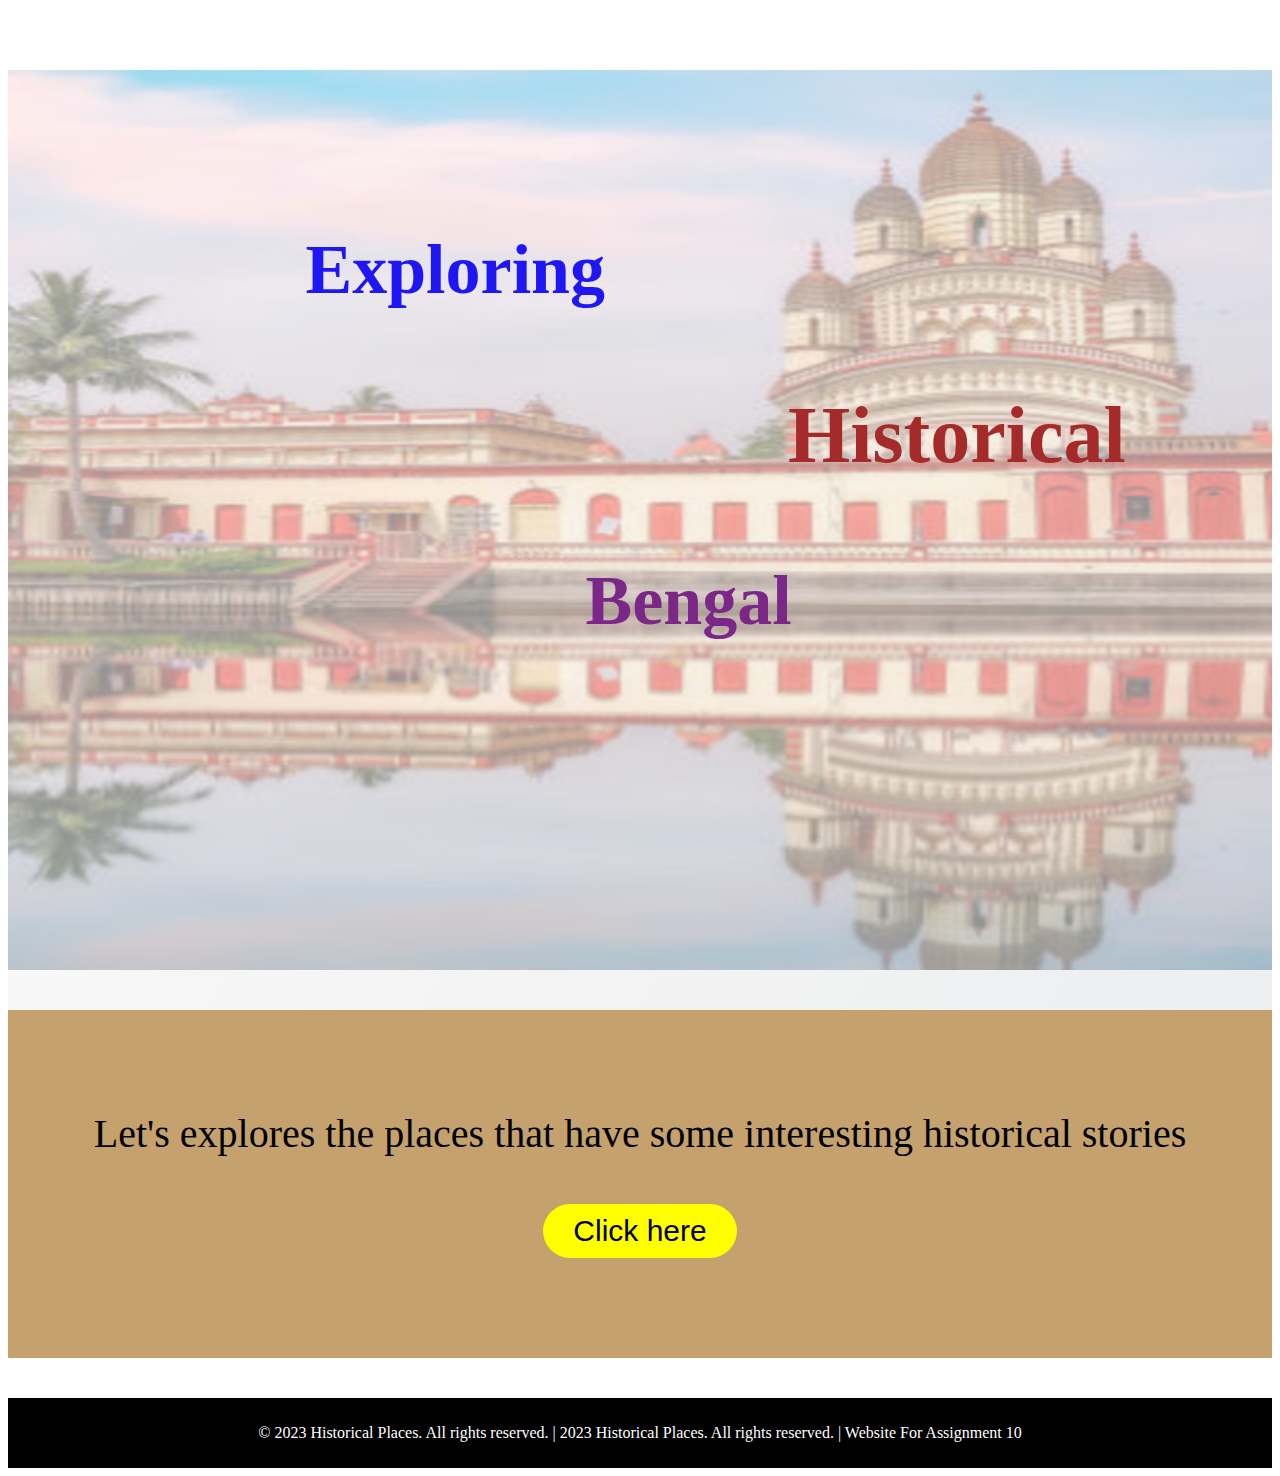
<file: index.html>
<!DOCTYPE html>
<html>
<head>
    <title>Bengal</title>
</head>
<body>
    
    <style>
        .container {
  background-image: url('landing_new.png');
  background-size: cover;
  background-position: center;
  position: relative;
  width: 100%;
  height: 100vh;
}

.container::before {
  content: "";
  opacity: 0.4;
  position: absolute;
  top: 0;
  left: 0;
  width: 50%;
  height: 100%;
  z-index: -1;
}

.exploring {
    text-align: centre;
    color: rgba(27, 20, 243, 0.988);
    font-weight: bold;
    font-size: 70px;
    font-family: Snell Roundhand, cursive;
}
.historical {
    text-align: centre;
    color: brown;
    font-weight: bold;
    font-size: 80px;
}
.bengal {
    text-align: centre;
    color: #7b2788;
    font-weight: bold;
    font-size: 70px;
    font-family: Snell Roundhand, cursive;
}

.link {
    background-color: rgb(196, 161, 109);
}

.explore {
    background-color: rgb(196, 161, 109);
    padding-top: 100px;
    padding-bottom: 100px;
    text-align: center;
    font-size: 40px;

}

.click {
    background-color: yellow;
    text-align: center;
    font-size: 30px;
    padding-top: 10px;
    padding-left: 30px;
    padding-right: 30px;
    padding-bottom: 10px;
    border: none;
    border-radius: 40px;
}
.click:hover {
    background-color: rgb(230, 245, 246);
    text-align: center;
    opacity: 0.5;
    font-size: 30px;
    padding-top: 10px;
    padding-left: 30px;
    padding-right: 30px;
    padding-bottom: 10px;
    border: none;
    border-radius: 40px;
    cursor: pointer;
    text-decoration: underline;
}

.footer {
    background-color: black;
    color: white;
    text-align: center;
    padding-top: 10px;
    padding-bottom: 10px;
}

.main {
    background-image: linear-gradient(120deg, #fdfbfb 0%, #ebedee 100%);
}
    </style>
    <main class="main">
  <div class="container">
    <h1><p class="exploring"><br>
        <br>
       
        &nbsp;&nbsp;&nbsp;&nbsp;&nbsp;&nbsp;&nbsp;&nbsp;&nbsp;&nbsp;&nbsp;&nbsp;&nbsp;&nbsp;&nbsp;&nbsp;
        Exploring
        </p>
        <p class="historical">
            
        &nbsp;&nbsp;&nbsp;&nbsp;   
        &nbsp;&nbsp;&nbsp;&nbsp;&nbsp;&nbsp;&nbsp;&nbsp;&nbsp;&nbsp;&nbsp;&nbsp;
        &nbsp;&nbsp;&nbsp;&nbsp;&nbsp;&nbsp;&nbsp;&nbsp;&nbsp;&nbsp;&nbsp;&nbsp;&nbsp;&nbsp;&nbsp;&nbsp;&nbsp;&nbsp;&nbsp;&nbsp;
            Historical
        </p>
        <p class="bengal">
            &nbsp;&nbsp;&nbsp;&nbsp;&nbsp;&nbsp;
        &nbsp;&nbsp;&nbsp;&nbsp;&nbsp;&nbsp;&nbsp;&nbsp;&nbsp;&nbsp;&nbsp;&nbsp;
        &nbsp;&nbsp;&nbsp;&nbsp;&nbsp;&nbsp;&nbsp;&nbsp;&nbsp;&nbsp;&nbsp;&nbsp;
            Bengal
        </p>
    </h1>
  </div class="link">
        
        <p class="explore">Let's explores the places that have some interesting historical stories
            <br>
            <br>
            <a href="page2.html"> 
                <button class="click">Click here</button></a>
        </p>
  
  </div>
</main>
  <footer class="footer">
    <p>&copy; 2023 Historical Places. All rights reserved. | 2023 Historical Places. All rights reserved. | Website For Assignment 10</p>
  </footer>
</body>
</html>
</file>
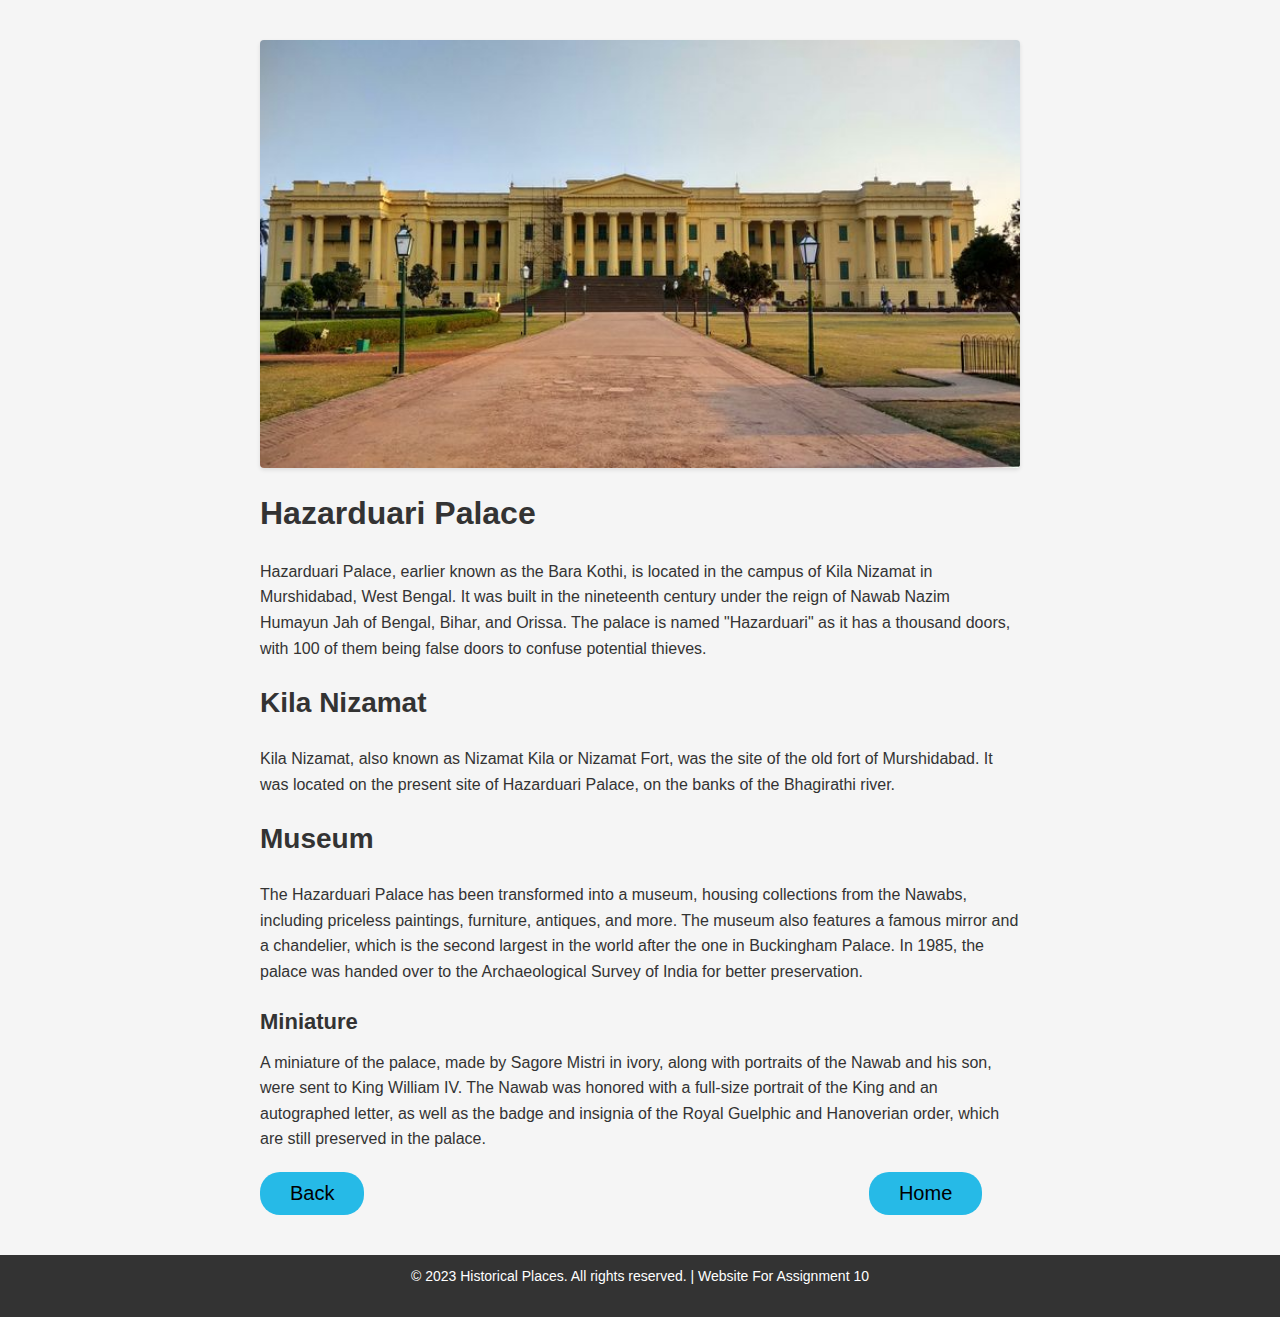
<file: hazar_duari.html>
<!DOCTYPE html>
<html lang="en">
<head>
  <meta charset="UTF-8">
  <meta name="viewport" content="width=device-width, initial-scale=1.0">
  <title>Hazarduari Palace</title>
  <link rel="stylesheet" href="styles.css">
  <style>
    img {
      width: 100%;
      height: auto;
      max-width: 1080px;
      max-height: 720px;
    }
  </style>
</head>
<body>


  <main>
    <section>
      <img src="hazar_duari.jpg" alt="Hazarduari Palace">
      <h1>Hazarduari Palace</h1>
      <p>Hazarduari Palace, earlier known as the Bara Kothi, is located in the campus of Kila Nizamat in Murshidabad, West Bengal. It was built in the nineteenth century under the reign of Nawab Nazim Humayun Jah of Bengal, Bihar, and Orissa. The palace is named "Hazarduari" as it has a thousand doors, with 100 of them being false doors to confuse potential thieves.</p>

      <h2>Kila Nizamat</h2>
      <p>Kila Nizamat, also known as Nizamat Kila or Nizamat Fort, was the site of the old fort of Murshidabad. It was located on the present site of Hazarduari Palace, on the banks of the Bhagirathi river.</p>

      <h2>Museum</h2>
      <p>The Hazarduari Palace has been transformed into a museum, housing collections from the Nawabs, including priceless paintings, furniture, antiques, and more. The museum also features a famous mirror and a chandelier, which is the second largest in the world after the one in Buckingham Palace. In 1985, the palace was handed over to the Archaeological Survey of India for better preservation.</p>

      <h3>Miniature</h3>
      <p>A miniature of the palace, made by Sagore Mistri in ivory, along with portraits of the Nawab and his son, were sent to King William IV. The Nawab was honored with a full-size portrait of the King and an autographed letter, as well as the badge and insignia of the Royal Guelphic and Hanoverian order, which are still preserved in the palace.</p>
    </section>

    <a href="page2_new.html"><button class="back">Back</button></a>
    <a href="landing.html"><button class="home">Home</button></a>
  </main>

  <footer>
    <p>&copy; 2023 Historical Places. All rights reserved. | Website For Assignment 10</p>
  </footer>
</body>
</html>
</file>
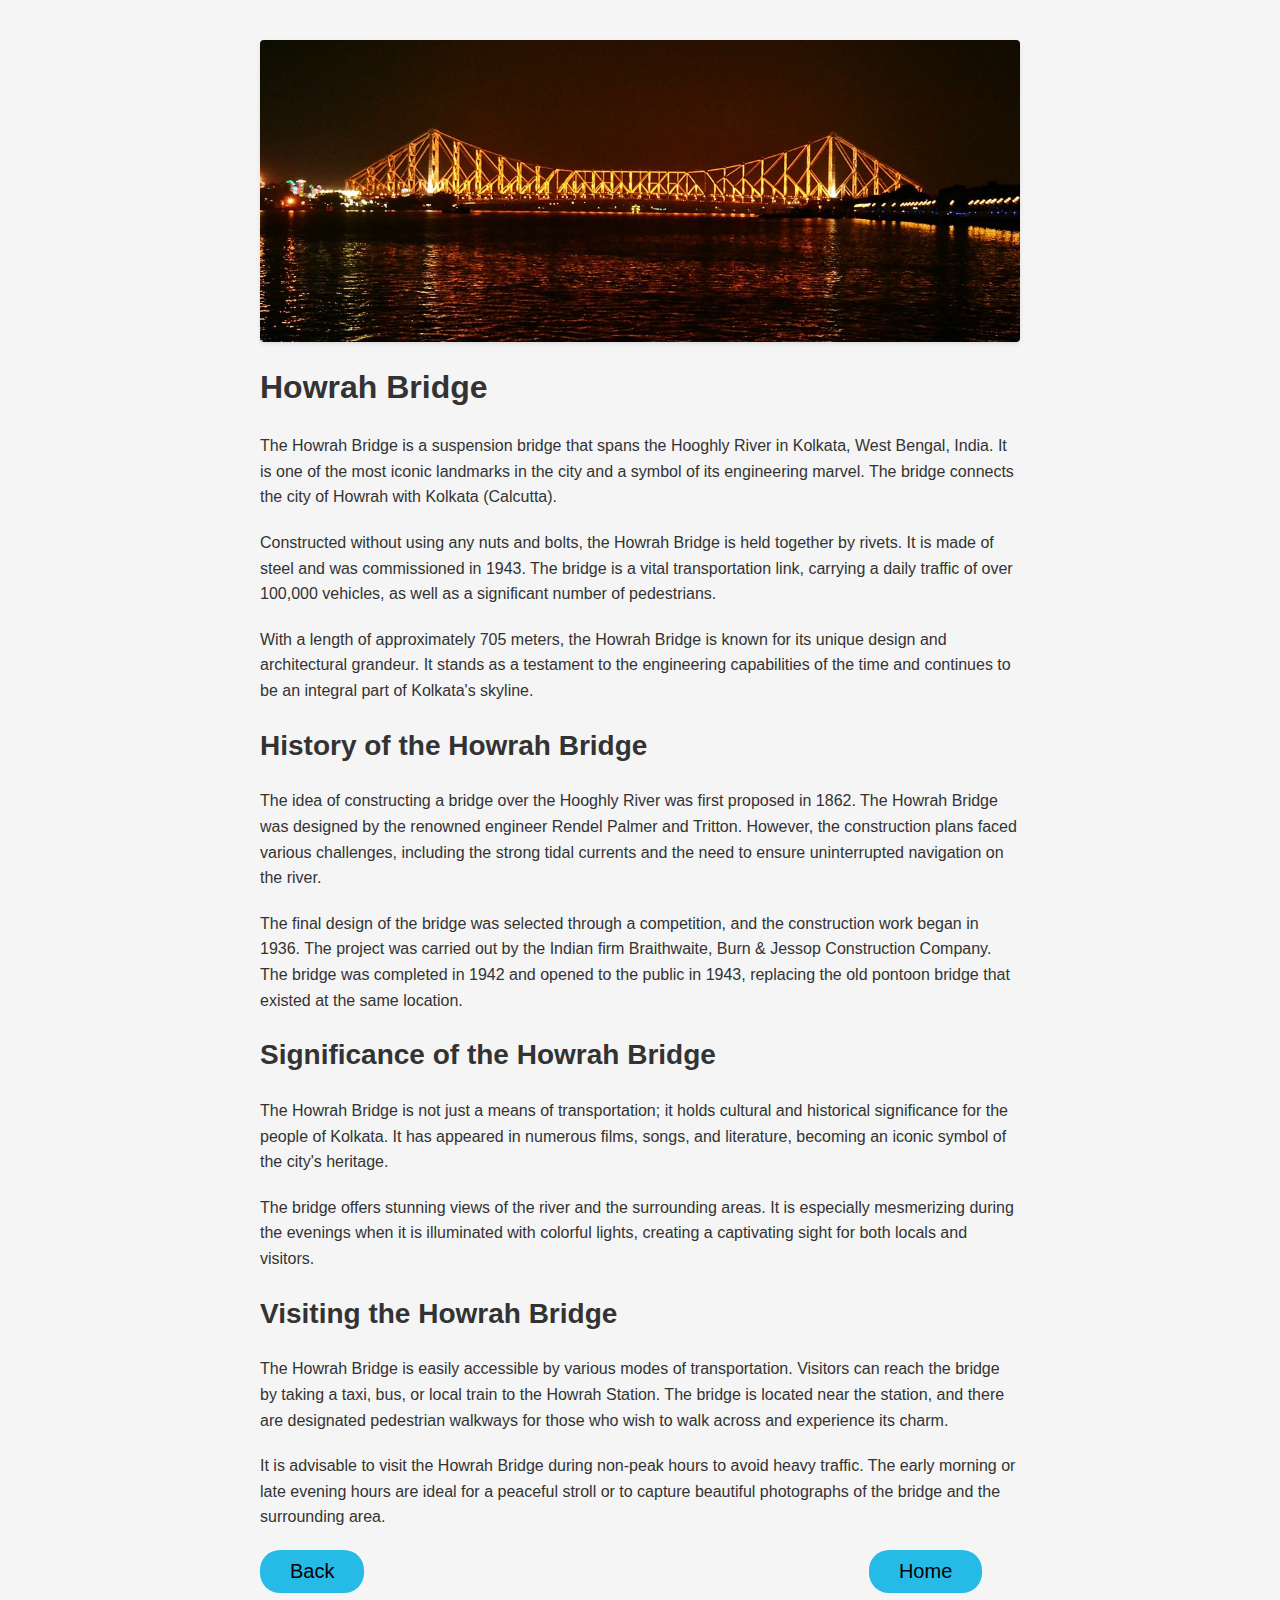
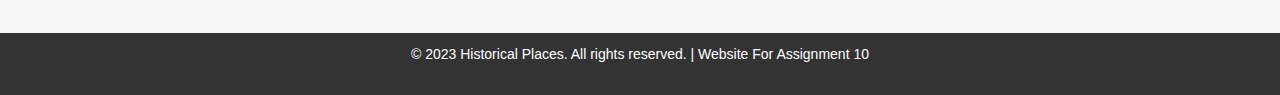
<file: howrah_bridge.html>
<!DOCTYPE html>
<html lang="en">
<head>
  <meta charset="UTF-8">
  <meta name="viewport" content="width=device-width, initial-scale=1.0">
  <title>Howrah Bridge</title>
  <link rel="stylesheet" href="styles.css">
  <style>
    img {
      width: 100%;
      height: auto;
      max-width: 1080px;
      max-height: 720px;
    }
  </style>
</head>
<body>


  <main>
    <section>
      <img src="howrah_bridge.jpg" alt="Howrah Bridge">
      <h1>Howrah Bridge</h1>
      <p>The Howrah Bridge is a suspension bridge that spans the Hooghly River in Kolkata, West Bengal, India. It is one of the most iconic landmarks in the city and a symbol of its engineering marvel. The bridge connects the city of Howrah with Kolkata (Calcutta).</p>
      <p>Constructed without using any nuts and bolts, the Howrah Bridge is held together by rivets. It is made of steel and was commissioned in 1943. The bridge is a vital transportation link, carrying a daily traffic of over 100,000 vehicles, as well as a significant number of pedestrians.</p>
      <p>With a length of approximately 705 meters, the Howrah Bridge is known for its unique design and architectural grandeur. It stands as a testament to the engineering capabilities of the time and continues to be an integral part of Kolkata's skyline.</p>

      <h2>History of the Howrah Bridge</h2>
      <p>The idea of constructing a bridge over the Hooghly River was first proposed in 1862. The Howrah Bridge was designed by the renowned engineer Rendel Palmer and Tritton. However, the construction plans faced various challenges, including the strong tidal currents and the need to ensure uninterrupted navigation on the river.</p>
      <p>The final design of the bridge was selected through a competition, and the construction work began in 1936. The project was carried out by the Indian firm Braithwaite, Burn & Jessop Construction Company. The bridge was completed in 1942 and opened to the public in 1943, replacing the old pontoon bridge that existed at the same location.</p>

      <h2>Significance of the Howrah Bridge</h2>
      <p>The Howrah Bridge is not just a means of transportation; it holds cultural and historical significance for the people of Kolkata. It has appeared in numerous films, songs, and literature, becoming an iconic symbol of the city's heritage.</p>
      <p>The bridge offers stunning views of the river and the surrounding areas. It is especially mesmerizing during the evenings when it is illuminated with colorful lights, creating a captivating sight for both locals and visitors.</p>

      <h2>Visiting the Howrah Bridge</h2>
      <p>The Howrah Bridge is easily accessible by various modes of transportation. Visitors can reach the bridge by taking a taxi, bus, or local train to the Howrah Station. The bridge is located near the station, and there are designated pedestrian walkways for those who wish to walk across and experience its charm.</p>
      <p>It is advisable to visit the Howrah Bridge during non-peak hours to avoid heavy traffic. The early morning or late evening hours are ideal for a peaceful stroll or to capture beautiful photographs of the bridge and the surrounding area.</p>
    </section>
    <a href="page2_new.html"><button class="back">Back</button></a>
    <a href="landing.html"><button class="home">Home</button></a>
  </main>

  <footer>
    <p>&copy; 2023 Historical Places. All rights reserved. | Website For Assignment 10</p>
  </footer>
</body>
</html>
</file>
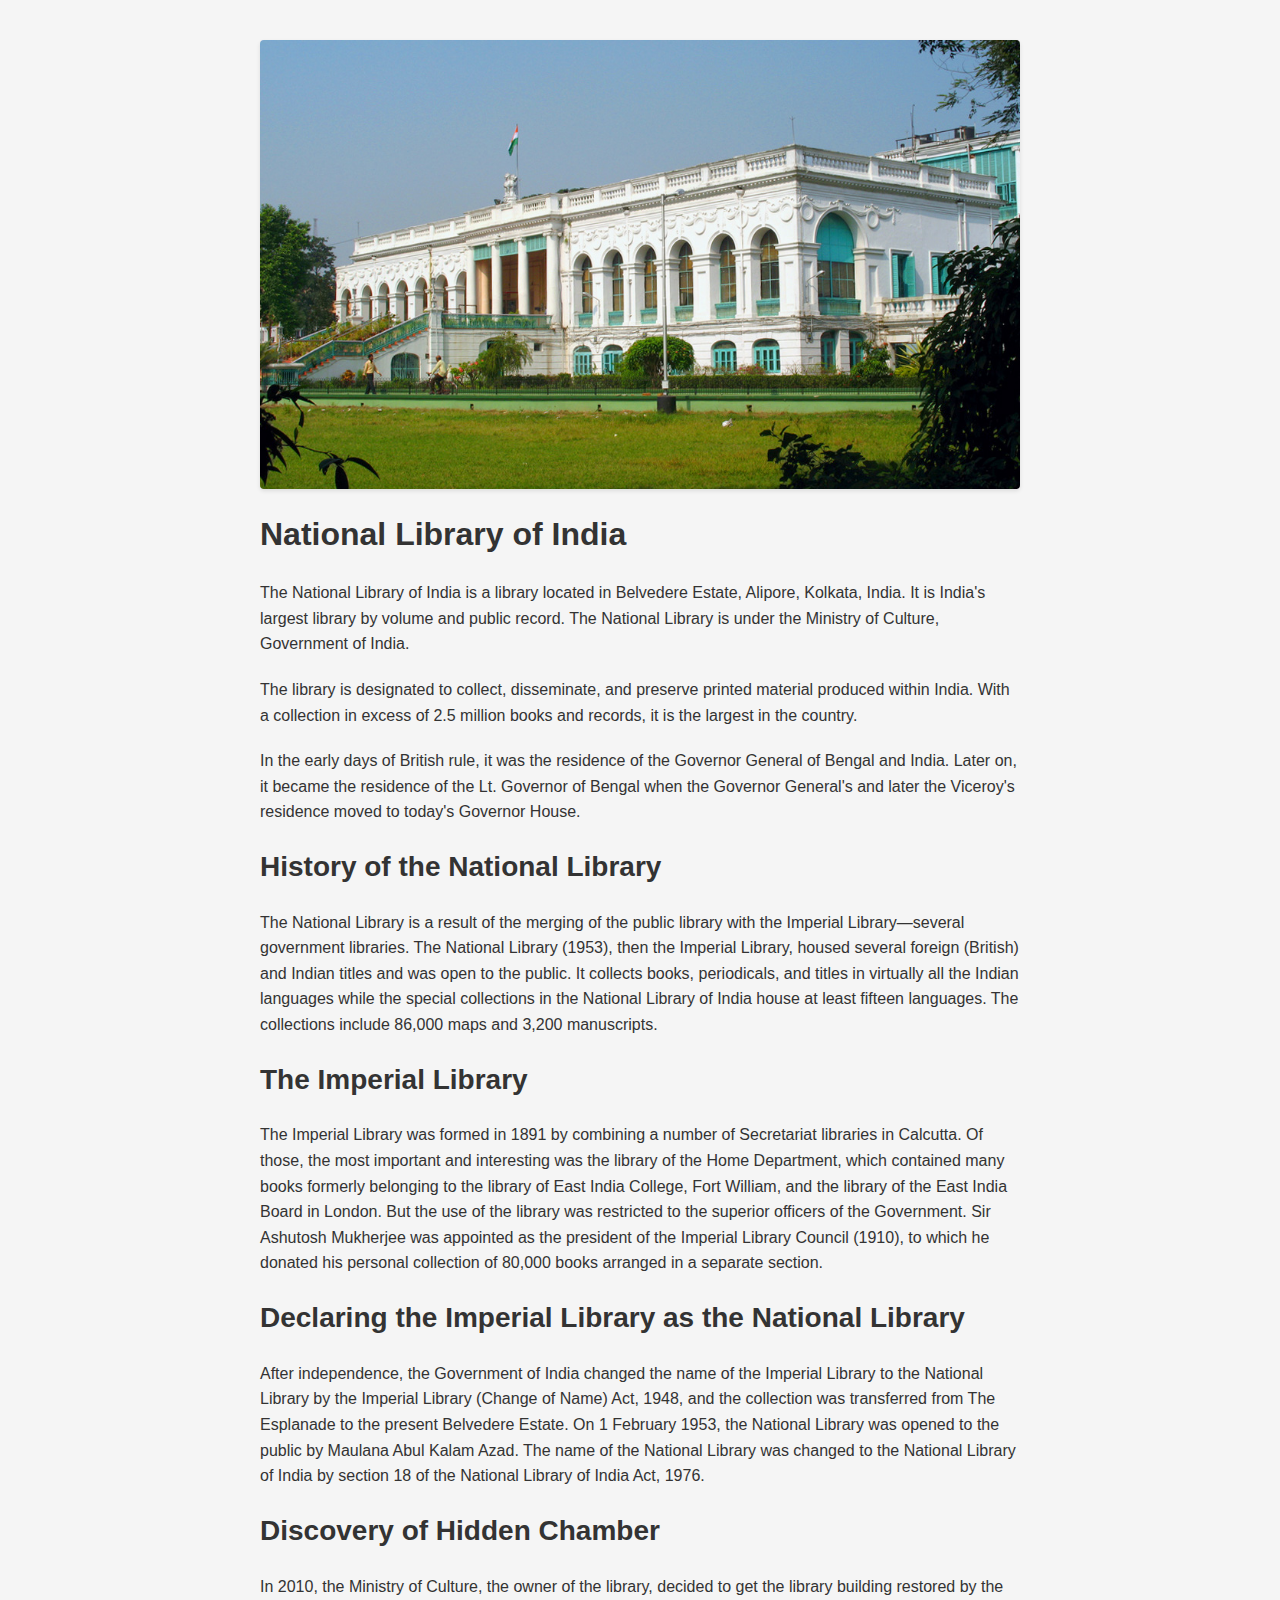
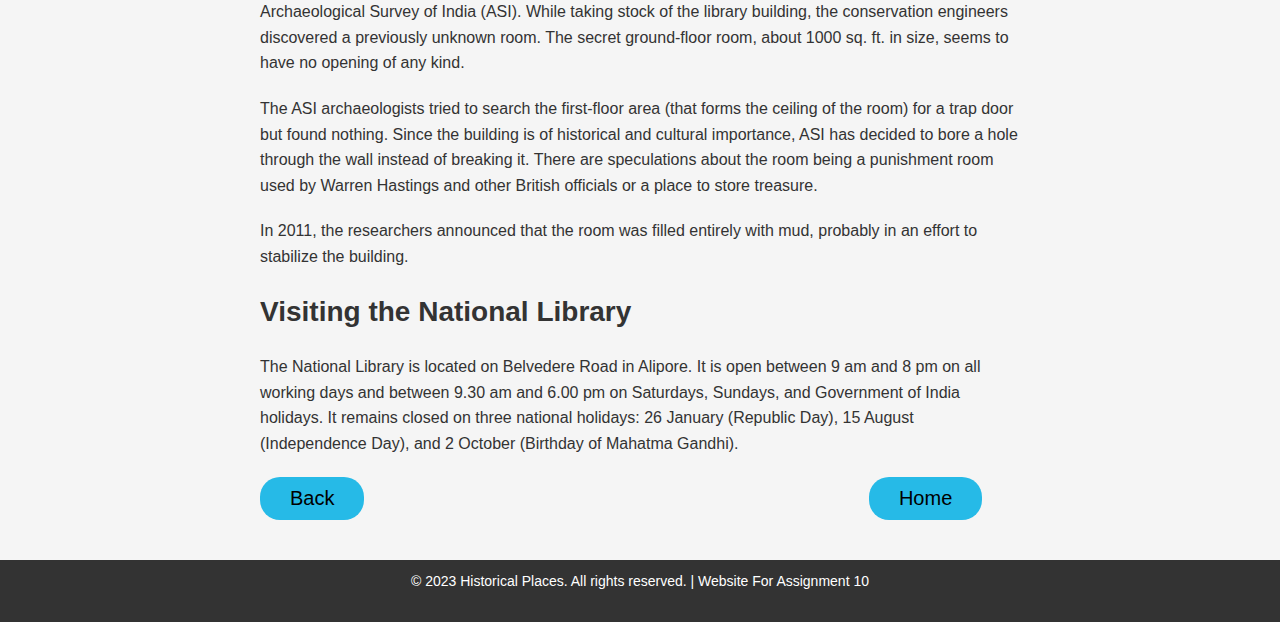
<file: indian_library.html>
<!DOCTYPE html>
<html lang="en">
<head>
  <meta charset="UTF-8">
  <meta name="viewport" content="width=device-width, initial-scale=1.0">
  <title>National Library of India</title>
  <link rel="stylesheet" href="styles.css">
  <style>
    img {
      width: 100%;
      height: auto;
      max-width: 1080px;
      max-height: 720px;
    }

  


  </style>
</head>
<body>

  <main>
    <section>
      <img src="indian_library.jpg" alt="National Library of India">
      <h1>National Library of India</h1>
      <p>The National Library of India is a library located in Belvedere Estate, Alipore, Kolkata, India. It is India's largest library by volume and public record. The National Library is under the Ministry of Culture, Government of India.</p>
      <p>The library is designated to collect, disseminate, and preserve printed material produced within India. With a collection in excess of 2.5 million books and records, it is the largest in the country.</p>
      <p>In the early days of British rule, it was the residence of the Governor General of Bengal and India. Later on, it became the residence of the Lt. Governor of Bengal when the Governor General's and later the Viceroy's residence moved to today's Governor House.</p>

      <h2>History of the National Library</h2>
      <p>The National Library is a result of the merging of the public library with the Imperial Library—several government libraries. The National Library (1953), then the Imperial Library, housed several foreign (British) and Indian titles and was open to the public. It collects books, periodicals, and titles in virtually all the Indian languages while the special collections in the National Library of India house at least fifteen languages. The collections include 86,000 maps and 3,200 manuscripts.</p>

      <h2>The Imperial Library</h2>
      <p>The Imperial Library was formed in 1891 by combining a number of Secretariat libraries in Calcutta. Of those, the most important and interesting was the library of the Home Department, which contained many books formerly belonging to the library of East India College, Fort William, and the library of the East India Board in London. But the use of the library was restricted to the superior officers of the Government. Sir Ashutosh Mukherjee was appointed as the president of the Imperial Library Council (1910), to which he donated his personal collection of 80,000 books arranged in a separate section.</p>

      <h2>Declaring the Imperial Library as the National Library</h2>
      <p>After independence, the Government of India changed the name of the Imperial Library to the National Library by the Imperial Library (Change of Name) Act, 1948, and the collection was transferred from The Esplanade to the present Belvedere Estate. On 1 February 1953, the National Library was opened to the public by Maulana Abul Kalam Azad. The name of the National Library was changed to the National Library of India by section 18 of the National Library of India Act, 1976.</p>

      <h2>Discovery of Hidden Chamber</h2>
      <p>In 2010, the Ministry of Culture, the owner of the library, decided to get the library building restored by the Archaeological Survey of India (ASI). While taking stock of the library building, the conservation engineers discovered a previously unknown room. The secret ground-floor room, about 1000 sq. ft. in size, seems to have no opening of any kind.</p>
      <p>The ASI archaeologists tried to search the first-floor area (that forms the ceiling of the room) for a trap door but found nothing. Since the building is of historical and cultural importance, ASI has decided to bore a hole through the wall instead of breaking it. There are speculations about the room being a punishment room used by Warren Hastings and other British officials or a place to store treasure.</p>
      <p>In 2011, the researchers announced that the room was filled entirely with mud, probably in an effort to stabilize the building.</p>

      <h2>Visiting the National Library</h2>
      <p>The National Library is located on Belvedere Road in Alipore. It is open between 9 am and 8 pm on all working days and between 9.30 am and 6.00 pm on Saturdays, Sundays, and Government of India holidays. It remains closed on three national holidays: 26 January (Republic Day), 15 August (Independence Day), and 2 October (Birthday of Mahatma Gandhi).</p>
    </section>
    <a href="page2_new.html"><button class="back">Back</button></a>
    <a href="landing.html"><button class="home">Home</button></a>
    
  </main>

  <footer>
    <p>&copy; 2023 Historical Places. All rights reserved. | Website For Assignment 10</p>
  </footer>
</body>
</html>
</file>
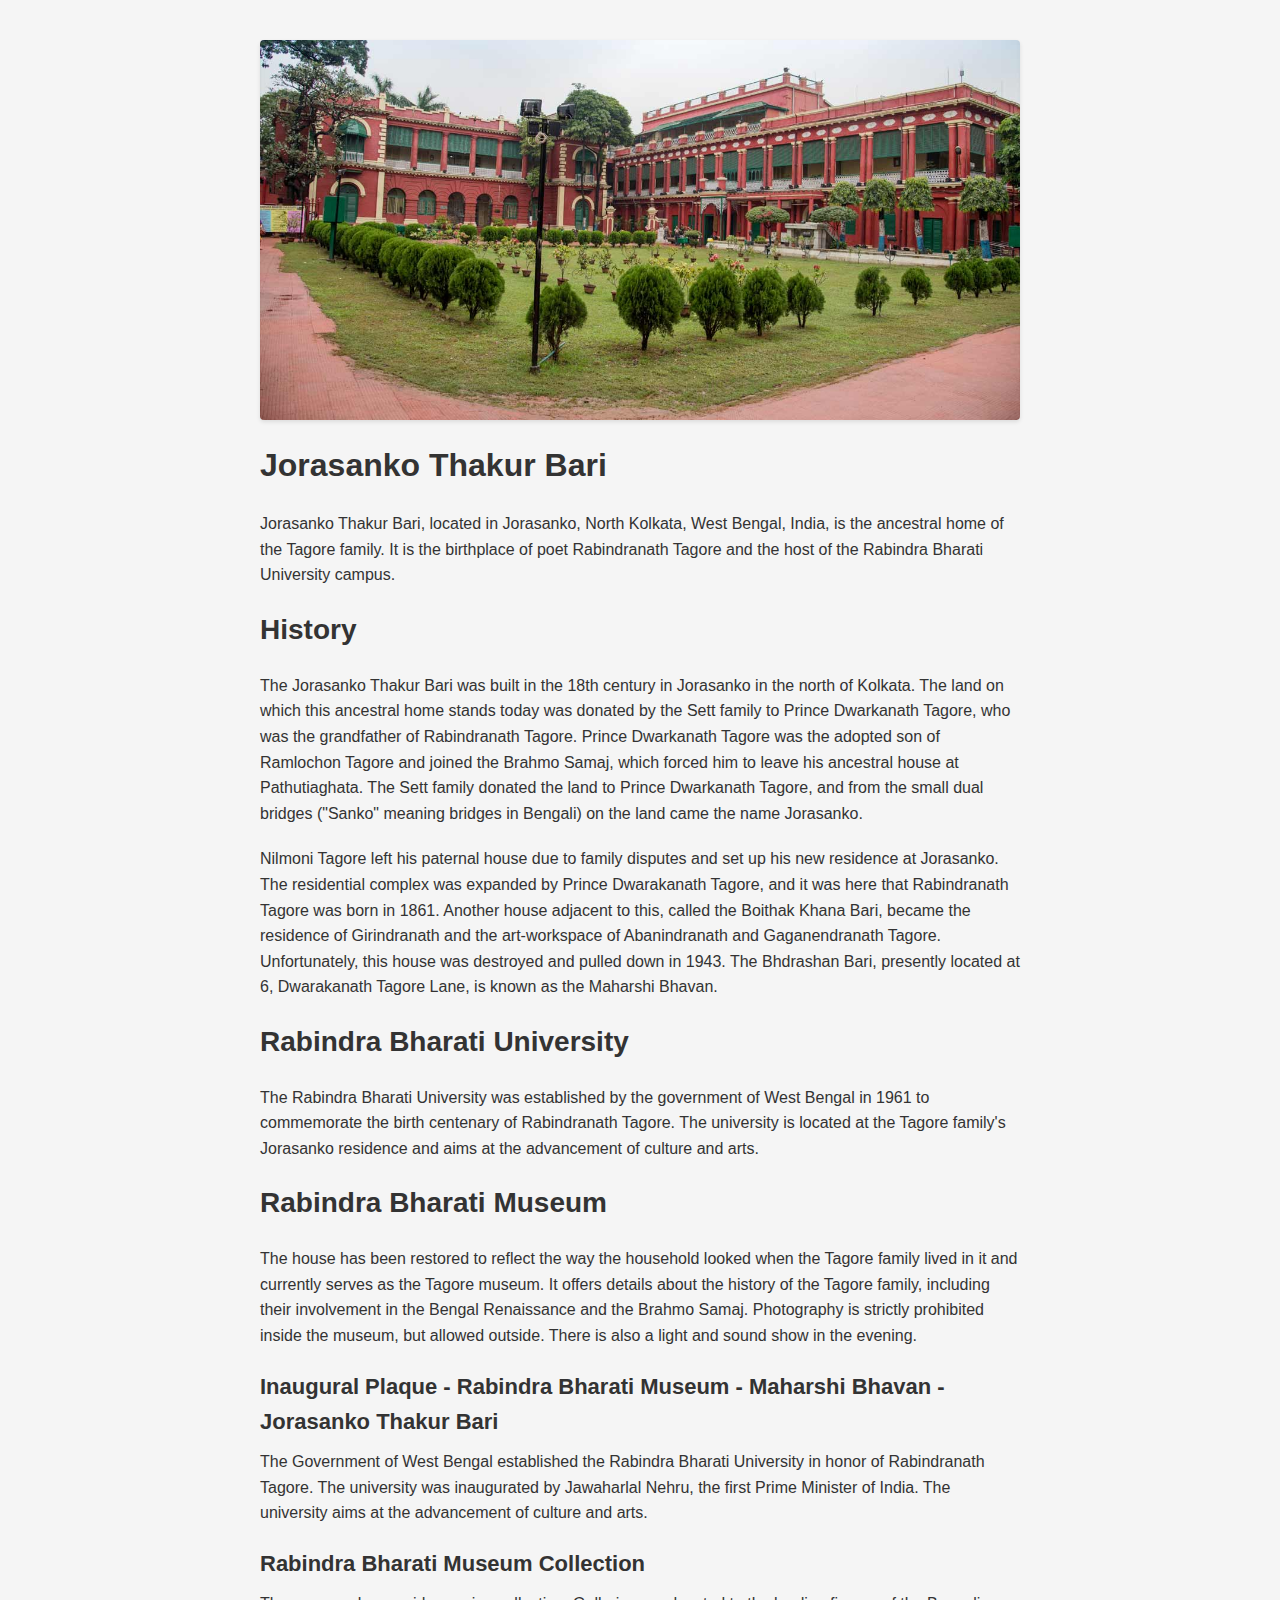
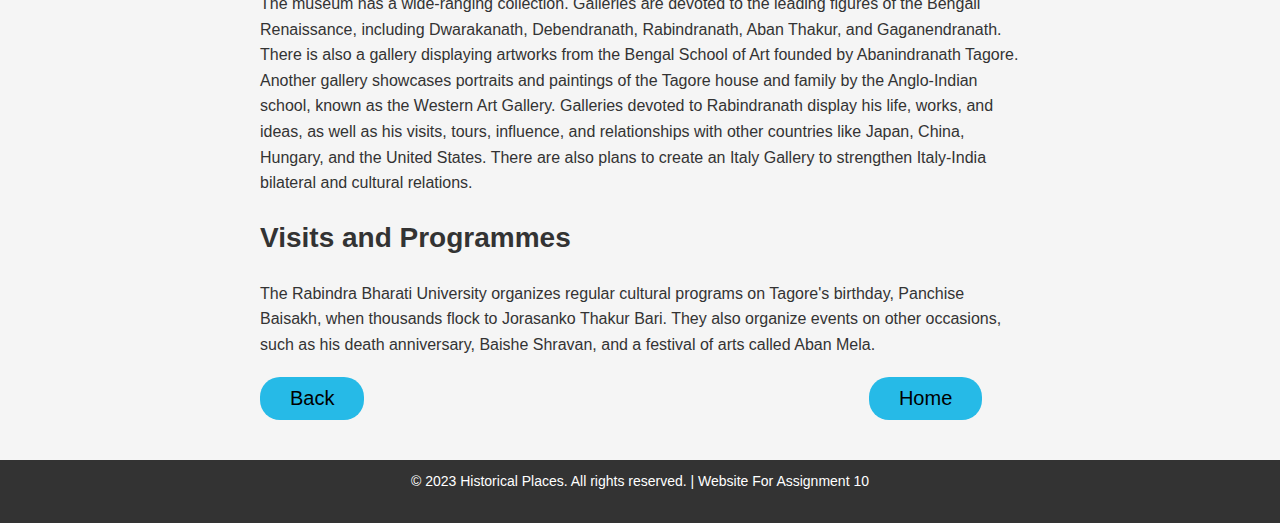
<file: jorasanko_thakur_bari.html>
<!DOCTYPE html>
<html lang="en">
<head>
  <meta charset="UTF-8">
  <meta name="viewport" content="width=device-width, initial-scale=1.0">
  <title>Jorasanko Thakur Bari</title>
  <link rel="stylesheet" href="styles.css">
  <style>
    img {
      width: 100%;
      height: auto;
      max-width: 1080px;
      max-height: 720px;
    }
  </style>
</head>
<body>

  <main>
    <section>
      <img src="jorasanko_thakur_bari.jpg" alt="Jorasanko Thakur Bari">
      <h1>Jorasanko Thakur Bari</h1>
      <p>Jorasanko Thakur Bari, located in Jorasanko, North Kolkata, West Bengal, India, is the ancestral home of the Tagore family. It is the birthplace of poet Rabindranath Tagore and the host of the Rabindra Bharati University campus.</p>

      <h2>History</h2>
      <p>The Jorasanko Thakur Bari was built in the 18th century in Jorasanko in the north of Kolkata. The land on which this ancestral home stands today was donated by the Sett family to Prince Dwarkanath Tagore, who was the grandfather of Rabindranath Tagore. Prince Dwarkanath Tagore was the adopted son of Ramlochon Tagore and joined the Brahmo Samaj, which forced him to leave his ancestral house at Pathutiaghata. The Sett family donated the land to Prince Dwarkanath Tagore, and from the small dual bridges ("Sanko" meaning bridges in Bengali) on the land came the name Jorasanko.</p>
      <p>Nilmoni Tagore left his paternal house due to family disputes and set up his new residence at Jorasanko. The residential complex was expanded by Prince Dwarakanath Tagore, and it was here that Rabindranath Tagore was born in 1861. Another house adjacent to this, called the Boithak Khana Bari, became the residence of Girindranath and the art-workspace of Abanindranath and Gaganendranath Tagore. Unfortunately, this house was destroyed and pulled down in 1943. The Bhdrashan Bari, presently located at 6, Dwarakanath Tagore Lane, is known as the Maharshi Bhavan.</p>

      <h2>Rabindra Bharati University</h2>
      <p>The Rabindra Bharati University was established by the government of West Bengal in 1961 to commemorate the birth centenary of Rabindranath Tagore. The university is located at the Tagore family's Jorasanko residence and aims at the advancement of culture and arts.</p>

      <h2>Rabindra Bharati Museum</h2>
      <p>The house has been restored to reflect the way the household looked when the Tagore family lived in it and currently serves as the Tagore museum. It offers details about the history of the Tagore family, including their involvement in the Bengal Renaissance and the Brahmo Samaj. Photography is strictly prohibited inside the museum, but allowed outside. There is also a light and sound show in the evening.</p>

      <h3>Inaugural Plaque - Rabindra Bharati Museum - Maharshi Bhavan - Jorasanko Thakur Bari</h3>
      <p>The Government of West Bengal established the Rabindra Bharati University in honor of Rabindranath Tagore. The university was inaugurated by Jawaharlal Nehru, the first Prime Minister of India. The university aims at the advancement of culture and arts.</p>

      <h3>Rabindra Bharati Museum Collection</h3>
      <p>The museum has a wide-ranging collection. Galleries are devoted to the leading figures of the Bengali Renaissance, including Dwarakanath, Debendranath, Rabindranath, Aban Thakur, and Gaganendranath. There is also a gallery displaying artworks from the Bengal School of Art founded by Abanindranath Tagore. Another gallery showcases portraits and paintings of the Tagore house and family by the Anglo-Indian school, known as the Western Art Gallery. Galleries devoted to Rabindranath display his life, works, and ideas, as well as his visits, tours, influence, and relationships with other countries like Japan, China, Hungary, and the United States. There are also plans to create an Italy Gallery to strengthen Italy-India bilateral and cultural relations.</p>

      <h2>Visits and Programmes</h2>
      <p>The Rabindra Bharati University organizes regular cultural programs on Tagore's birthday, Panchise Baisakh, when thousands flock to Jorasanko Thakur Bari. They also organize events on other occasions, such as his death anniversary, Baishe Shravan, and a festival of arts called Aban Mela.</p>
    </section>
    <a href="page2_new.html"><button class="back">Back</button></a>
    <a href="landing.html"><button class="home">Home</button></a>
  </main>

  <footer>
    <p>&copy; 2023 Historical Places. All rights reserved. | Website For Assignment 10</p>
  </footer>
</body>
</html>
</file>
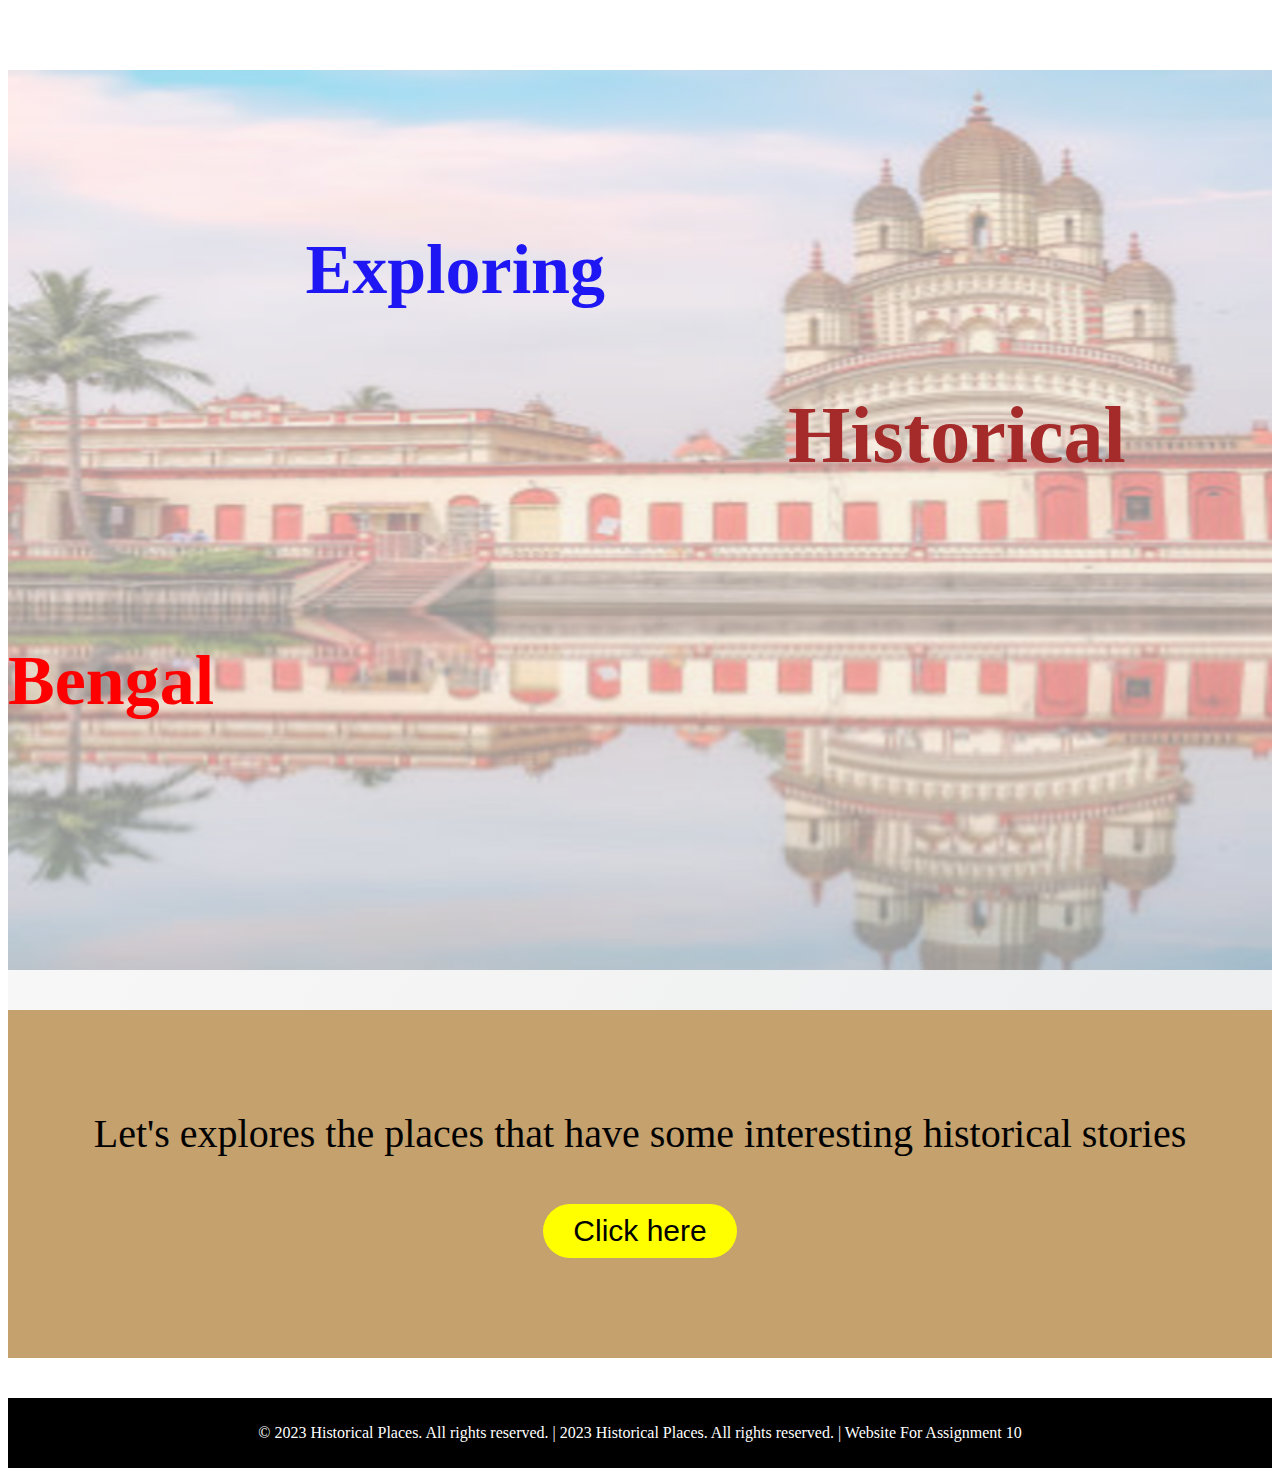
<file: landing.html>
<!DOCTYPE html>
<html>
<head>
    <title>Bengal</title>
</head>
<body>
    
    <style>
        .container {
  background-image: url('landing_new.png');
  background-size: cover;
  background-position: center;
  position: relative;
  width: 100%;
  height: 100vh;
}

.container::before {
  content: "";
  opacity: 0.4;
  position: absolute;
  top: 0;
  left: 0;
  width: 50%;
  height: 100%;
  z-index: -1;
}

.exploring {
    text-align: centre;
    color: rgba(27, 20, 243, 0.988);
    font-weight: bold;
    font-size: 70px;
    font-family: Snell Roundhand, cursive;
}
.historical {
    text-align: centre;
    color: brown;
    font-weight: bold;
    font-size: 80px;
}
.bengal {
    text-align: centre;
    color: rgb(255, 0, 0);
    font-weight: bold;
    font-size: 70px;
}

.link {
    background-color: rgb(196, 161, 109);
}

.explore {
    background-color: rgb(196, 161, 109);
    padding-top: 100px;
    padding-bottom: 100px;
    text-align: center;
    font-size: 40px;

}

.click {
    background-color: yellow;
    text-align: center;
    font-size: 30px;
    padding-top: 10px;
    padding-left: 30px;
    padding-right: 30px;
    padding-bottom: 10px;
    border: none;
    border-radius: 40px;
}
.click:hover {
    background-color: rgb(230, 245, 246);
    text-align: center;
    opacity: 0.5;
    font-size: 30px;
    padding-top: 10px;
    padding-left: 30px;
    padding-right: 30px;
    padding-bottom: 10px;
    border: none;
    border-radius: 40px;
    cursor: pointer;
    text-decoration: underline;
}

.footer {
    background-color: black;
    color: white;
    text-align: center;
    padding-top: 10px;
    padding-bottom: 10px;
}

.main {
    background-image: linear-gradient(120deg, #fdfbfb 0%, #ebedee 100%);
}
    </style>
    <main class="main">
  <div class="container">
    <h1><p class="exploring"><br>
        <br>
       
        &nbsp;&nbsp;&nbsp;&nbsp;&nbsp;&nbsp;&nbsp;&nbsp;&nbsp;&nbsp;&nbsp;&nbsp;&nbsp;&nbsp;&nbsp;&nbsp;
        Exploring
        </p>
        <p class="historical">
            
        &nbsp;&nbsp;&nbsp;&nbsp;   
        &nbsp;&nbsp;&nbsp;&nbsp;&nbsp;&nbsp;&nbsp;&nbsp;&nbsp;&nbsp;&nbsp;&nbsp;
        &nbsp;&nbsp;&nbsp;&nbsp;&nbsp;&nbsp;&nbsp;&nbsp;&nbsp;&nbsp;&nbsp;&nbsp;&nbsp;&nbsp;&nbsp;&nbsp;&nbsp;&nbsp;&nbsp;&nbsp;
            Historical
        </p>
        <p class="bengal">
            &nbsp;&nbsp;&nbsp;&nbsp;&nbsp;&nbsp;&nbsp;&nbsp;&nbsp;&nbsp;&nbsp;&nbsp;
        &nbsp;&nbsp;&nbsp;&nbsp;&nbsp;&nbsp;&nbsp;&nbsp;&nbsp;&nbsp;&nbsp;&nbsp;
        &nbsp;&nbsp;&nbsp;&nbsp;&nbsp;&nbsp;&nbsp;&nbsp;&nbsp;&nbsp;&nbsp;&nbsp;
        &nbsp;&nbsp;&nbsp;&nbsp;&nbsp;&nbsp;&nbsp;&nbsp;&nbsp;&nbsp;&nbsp;&nbsp;
        &nbsp;&nbsp;&nbsp;&nbsp;&nbsp;&nbsp;&nbsp;&nbsp;&nbsp;&nbsp;&nbsp;&nbsp;
            Bengal
        </p>
    </h1>
  </div class="link">
        
        <p class="explore">Let's explores the places that have some interesting historical stories
            <br>
            <br>
            <a href="page2.html"> 
                <button class="click">Click here</button></a>
        </p>
  
  </div>
</main>
  <footer class="footer">
    <p>&copy; 2023 Historical Places. All rights reserved. | 2023 Historical Places. All rights reserved. | Website For Assignment 10</p>
  </footer>
</body>
</html>
</file>
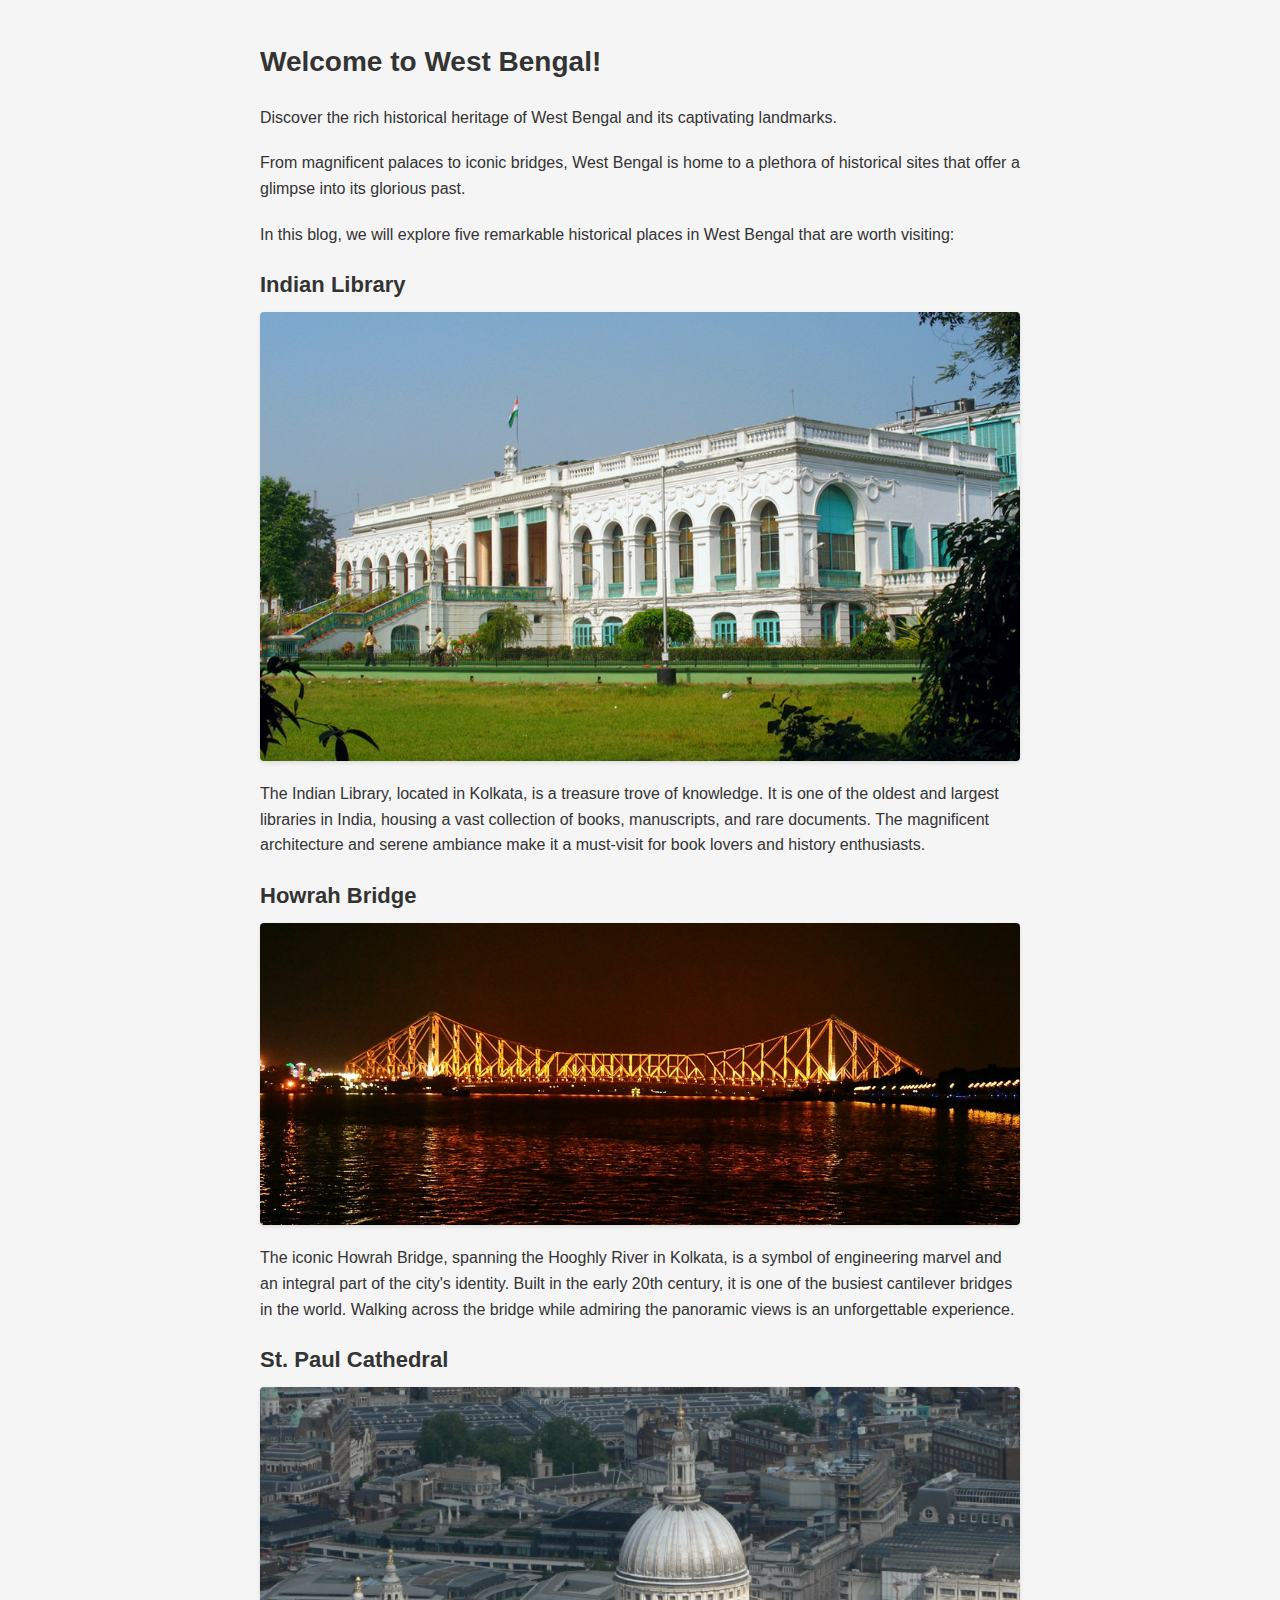
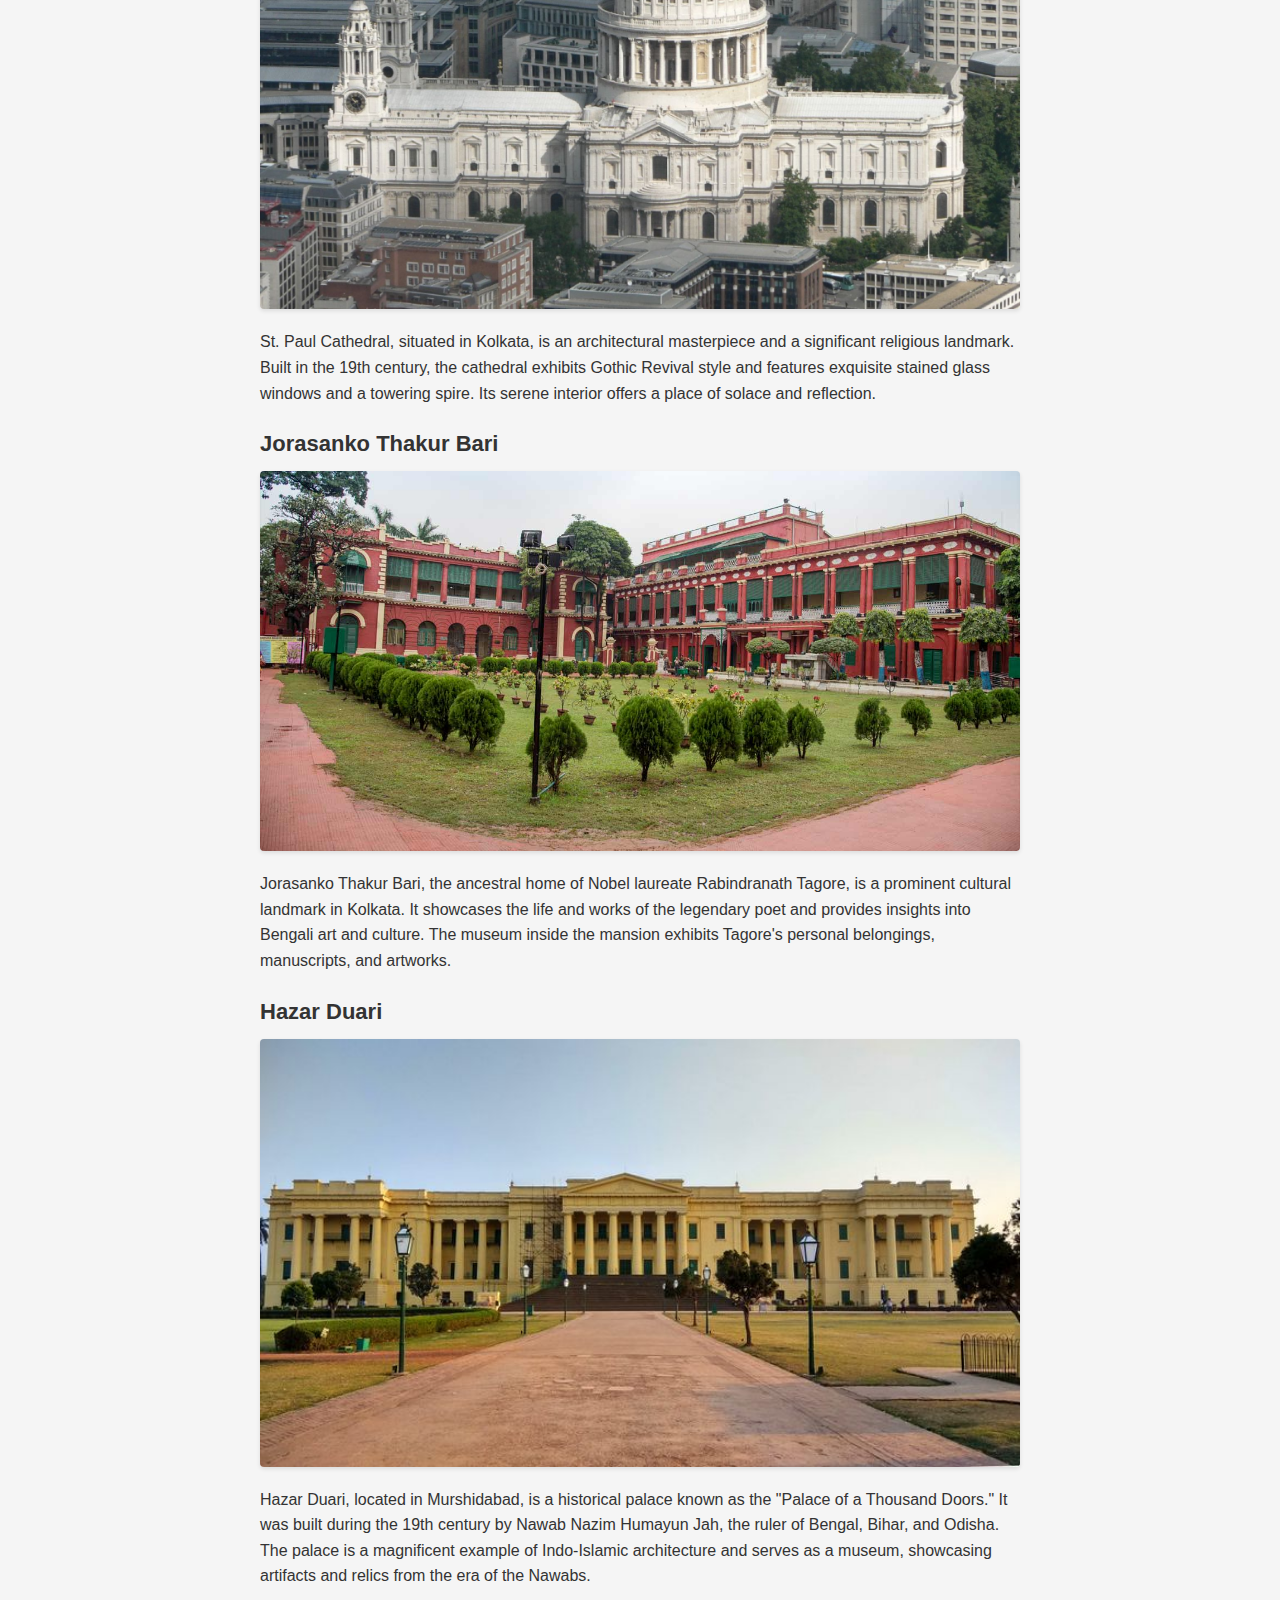
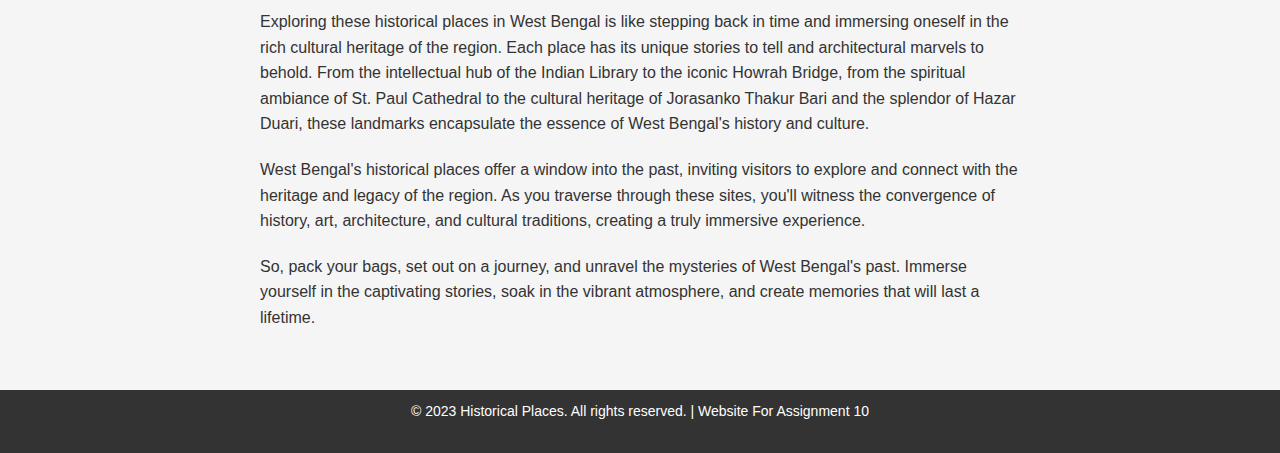
<file: page2.html>
<!DOCTYPE html>
<html lang="en">
<head>
  <meta charset="UTF-8">
  <meta name="viewport" content="width=device-width, initial-scale=1.0">
  <title>Historical Places in West Bengal</title>
  <link rel="stylesheet" href="styles.css">
  <style>
    img {
      width: 100%;
      height: auto;
      max-width: 1080px;
      max-height: 720px;
      transition: border 0.2;
    }

    img:hover {
      border: 2px;
      border-style: solid;
      border-color: black;
    }
    
    a {
      text-decoration: none;
      color: inherit;
    }
  </style>
</head>
<body>

  <main>
    <section>
      <h2>Welcome to West Bengal!</h2>
      <p>Discover the rich historical heritage of West Bengal and its captivating landmarks.</p>
      <p>From magnificent palaces to iconic bridges, West Bengal is home to a plethora of historical sites that offer a glimpse into its glorious past.</p>
      <p>In this blog, we will explore five remarkable historical places in West Bengal that are worth visiting:</p>

      <h3><a href="indian_library.html">Indian Library</a></h3>
      <a href="indian_library.html"><img src="indian_library.jpg" alt="Indian Library"></a>
      <p>The Indian Library, located in Kolkata, is a treasure trove of knowledge. It is one of the oldest and largest libraries in India, housing a vast collection of books, manuscripts, and rare documents. The magnificent architecture and serene ambiance make it a must-visit for book lovers and history enthusiasts.</p>

      <h3><a href="howrah_bridge.html">Howrah Bridge</a></h3>
      <a href="howrah_bridge.html"><img src="howrah_bridge.jpg" alt="Howrah Bridge"></a>
      <p>The iconic Howrah Bridge, spanning the Hooghly River in Kolkata, is a symbol of engineering marvel and an integral part of the city's identity. Built in the early 20th century, it is one of the busiest cantilever bridges in the world. Walking across the bridge while admiring the panoramic views is an unforgettable experience.</p>

      <h3><a href="st_paul_cathedral.html">St. Paul Cathedral</a></h3>
      <a href="st_paul_cathedral.html"><img src="st_paul_cathedral.jpg" alt="St. Paul Cathedral"></a>
      <p>St. Paul Cathedral, situated in Kolkata, is an architectural masterpiece and a significant religious landmark. Built in the 19th century, the cathedral exhibits Gothic Revival style and features exquisite stained glass windows and a towering spire. Its serene interior offers a place of solace and reflection.</p>

      <h3><a href="jorasanko_thakur_bari.html">Jorasanko Thakur Bari</a></h3>
      <a href="jorasanko_thakur_bari.html"><img src="jorasanko_thakur_bari.jpg" alt="Jorasanko Thakur Bari"></a>
      <p>Jorasanko Thakur Bari, the ancestral home of Nobel laureate Rabindranath Tagore, is a prominent cultural landmark in Kolkata. It showcases the life and works of the legendary poet and provides insights into Bengali art and culture. The museum inside the mansion exhibits Tagore's personal belongings, manuscripts, and artworks.</p>

      <h3><a href="hazar_duari.html">Hazar Duari</a></h3>
      <a href="hazar_duari.html"><img src="hazar_duari.jpg" alt="Hazar Duari"></a>
      <p>Hazar Duari, located in Murshidabad, is a historical palace known as the "Palace of a Thousand Doors." It was built during the 19th century by Nawab Nazim Humayun Jah, the ruler of Bengal, Bihar, and Odisha. The palace is a magnificent example of Indo-Islamic architecture and serves as a museum, showcasing artifacts and relics from the era of the Nawabs.</p>

      <p>Exploring these historical places in West Bengal is like stepping back in time and immersing oneself in the rich cultural heritage of the region. Each place has its unique stories to tell and architectural marvels to behold. From the intellectual hub of the Indian Library to the iconic Howrah Bridge, from the spiritual ambiance of St. Paul Cathedral to the cultural heritage of Jorasanko Thakur Bari and the splendor of Hazar Duari, these landmarks encapsulate the essence of West Bengal's history and culture.</p>

      <p>West Bengal's historical places offer a window into the past, inviting visitors to explore and connect with the heritage and legacy of the region. As you traverse through these sites, you'll witness the convergence of history, art, architecture, and cultural traditions, creating a truly immersive experience.</p>

      <p>So, pack your bags, set out on a journey, and unravel the mysteries of West Bengal's past. Immerse yourself in the captivating stories, soak in the vibrant atmosphere, and create memories that will last a lifetime.</p>
    </section>
  </main>

  <footer>
    <p>&copy; 2023 Historical Places. All rights reserved. | Website For Assignment 10</p>
  </footer>
</body>
</html>
</file>
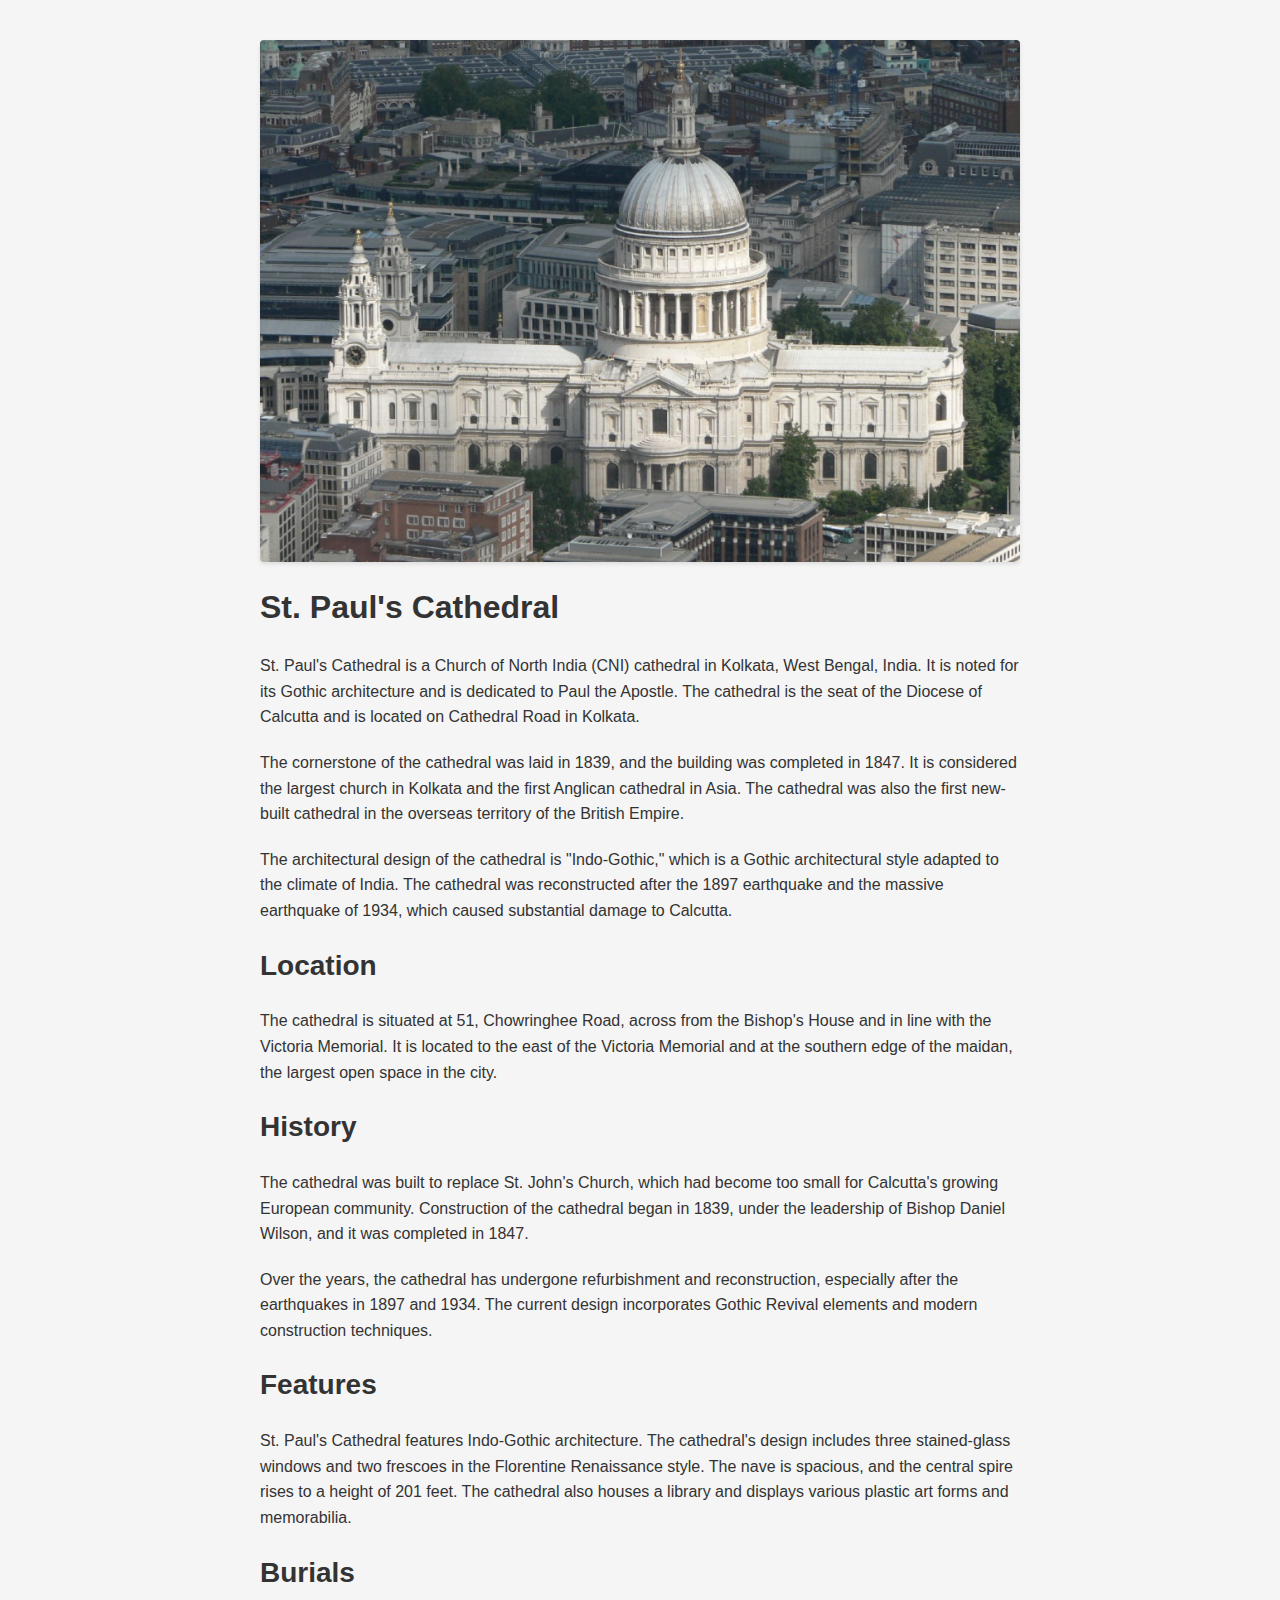
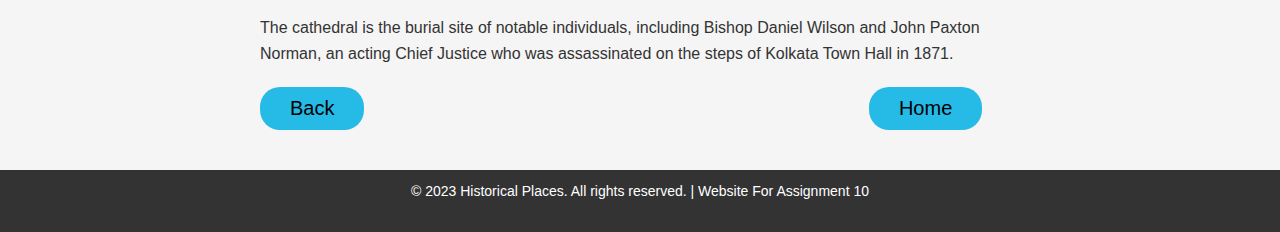
<file: st_paul_cathedral.html>
<!DOCTYPE html>
<html lang="en">
<head>
  <meta charset="UTF-8">
  <meta name="viewport" content="width=device-width, initial-scale=1.0">
  <title>St. Paul's Cathedral</title>
  <link rel="stylesheet" href="styles.css">
  <style>
    img {
      width: 100%;
      height: auto;
      max-width: 1080px;
      max-height: 720px;
    }
  </style>
</head>
<body>
  

  <main>
    <section>
      <img src="st_paul_cathedral.jpg" alt="St. Paul's Cathedral">
      <h1>St. Paul's Cathedral</h1>
      <p>St. Paul's Cathedral is a Church of North India (CNI) cathedral in Kolkata, West Bengal, India. It is noted for its Gothic architecture and is dedicated to Paul the Apostle. The cathedral is the seat of the Diocese of Calcutta and is located on Cathedral Road in Kolkata.</p>
      <p>The cornerstone of the cathedral was laid in 1839, and the building was completed in 1847. It is considered the largest church in Kolkata and the first Anglican cathedral in Asia. The cathedral was also the first new-built cathedral in the overseas territory of the British Empire.</p>
      <p>The architectural design of the cathedral is "Indo-Gothic," which is a Gothic architectural style adapted to the climate of India. The cathedral was reconstructed after the 1897 earthquake and the massive earthquake of 1934, which caused substantial damage to Calcutta.</p>

      <h2>Location</h2>
      <p>The cathedral is situated at 51, Chowringhee Road, across from the Bishop's House and in line with the Victoria Memorial. It is located to the east of the Victoria Memorial and at the southern edge of the maidan, the largest open space in the city.</p>

      <h2>History</h2>
      <p>The cathedral was built to replace St. John's Church, which had become too small for Calcutta's growing European community. Construction of the cathedral began in 1839, under the leadership of Bishop Daniel Wilson, and it was completed in 1847.</p>
      <p>Over the years, the cathedral has undergone refurbishment and reconstruction, especially after the earthquakes in 1897 and 1934. The current design incorporates Gothic Revival elements and modern construction techniques.</p>

      <h2>Features</h2>
      <p>St. Paul's Cathedral features Indo-Gothic architecture. The cathedral's design includes three stained-glass windows and two frescoes in the Florentine Renaissance style. The nave is spacious, and the central spire rises to a height of 201 feet. The cathedral also houses a library and displays various plastic art forms and memorabilia.</p>

      <h2>Burials</h2>
      <p>The cathedral is the burial site of notable individuals, including Bishop Daniel Wilson and John Paxton Norman, an acting Chief Justice who was assassinated on the steps of Kolkata Town Hall in 1871.</p>
    </section>
    <a href="page2_new.html"><button class="back">Back</button></a>
    <a href="landing.html"><button class="home">Home</button></a>
  </main>

  <footer>
    <p>&copy; 2023 Historical Places. All rights reserved. | Website For Assignment 10</p>
  </footer>
</body>
</html>
</file>
<file: styles.css>
/* Reset default browser styles */
* {
    margin: 0;
    padding: 0;
    box-sizing: border-box;
  }
  
  /* Set a background color */
  body {
    background-color: #f5f5f5;
  }
  
  /* Set font styles */
  body {
    font-family: Arial, sans-serif;
    font-size: 16px;
    line-height: 1.6;
    color: #333;
  }
  
  /* Center the content */
  main {
    max-width: 800px;
    margin: 0 auto;
    padding: 40px 20px;
  }
  
  /* Style the navigation menu */
  nav {
    background-color: lavender;
  }
  
  nav ul {
    list-style-type: none;
    display: flex;
    justify-content: space-between;
    padding: 10px 0;
    margin: 0;
  }
  
  nav li {
    margin: 0 10px;
  }
  
  nav a {
    color: #333;
    text-decoration: none;
    padding: 5px 10px;
    border-radius: 4px;
    transition: background-color 0.3s, color 0.3s;
  }
  
  nav a:hover {
    background-color: orange;
    color: white;
  }
  
  nav .active {
    font-weight: bold;
  }
  
  /* Style the headings */
  h1 {
    font-size: 32px;
    margin-bottom: 20px;
  }
  
  h2 {
    font-size: 28px;
    margin-bottom: 20px;
  }
  
  h3 {
    font-size: 22px;
    margin-bottom: 10px;
  }
  
  /* Style the paragraphs */
  p {
    margin-bottom: 20px;
  }
  
  /* Style the images */
  img {
    display: block;
    margin-bottom: 20px;
    border-radius: 4px;
    box-shadow: 0 2px 4px rgba(0, 0, 0, 0.1);
  }
  
  /* Style the footer */
  footer {
    background-color: #333;
    padding: 10px 20px;
    color: #fff;
    text-align: center;
    font-size: 14px;
  }
  

  .back {
    background-color: rgb(38, 186, 231);
    text-align: center;
    font-size: 20px;
    padding-top: 10px;
    padding-bottom: 10px;
    padding-left: 30px;
    padding-right: 30px;
    border-radius: 20px;
    border: none;
    cursor: pointer;
    margin-right: 500px;
  }

  .back:hover {
    /*background-color: rgb(38, 186, 231);*/
    background-image: linear-gradient(180deg, #2af598 0%, #009efd 100%);
    text-align: center;
    font-size: 20px;
    padding-top: 15px;
    padding-bottom: 15px;
    padding-left: 35px;
    padding-right: 35px;
    border-radius: 25px;
    border: 2px;
    border-style: solid;
    border-width: 2px;
    border-color: black;
    cursor: pointer;
  }

  .home {
    background-color: rgb(38, 186, 231);
    
    text-align: center;
    font-size: 20px;
    padding-top: 10px;
    padding-bottom: 10px;
    padding-left: 30px;
    padding-right: 30px;
    border-radius: 20px;
    border: none;
    cursor: pointer;
  }

  .home:hover {
   /* background-color: rgb(38, 186, 231);*/
    background-image: linear-gradient(180deg, #2af598 0%, #009efd 100%);
    text-align: center;
    font-size: 25px;
    padding-top: 15px;
    padding-bottom: 15px;
    padding-left: 35px;
    padding-right: 35px;
    border-radius: 25px;
    border: 2px;
    border-style: solid;
    border-width: 2px;
    border-color: black;
    cursor: pointer;
  }
  /* Mobile-friendly styles */
  @media only screen and (max-width: 600px) {
    main {
      padding: 20px;
    }
  
    nav ul {
      flex-direction: column;
      align-items: center;
    }
  
    nav li {
      margin: 10px 0;
    }
  }
</file>
